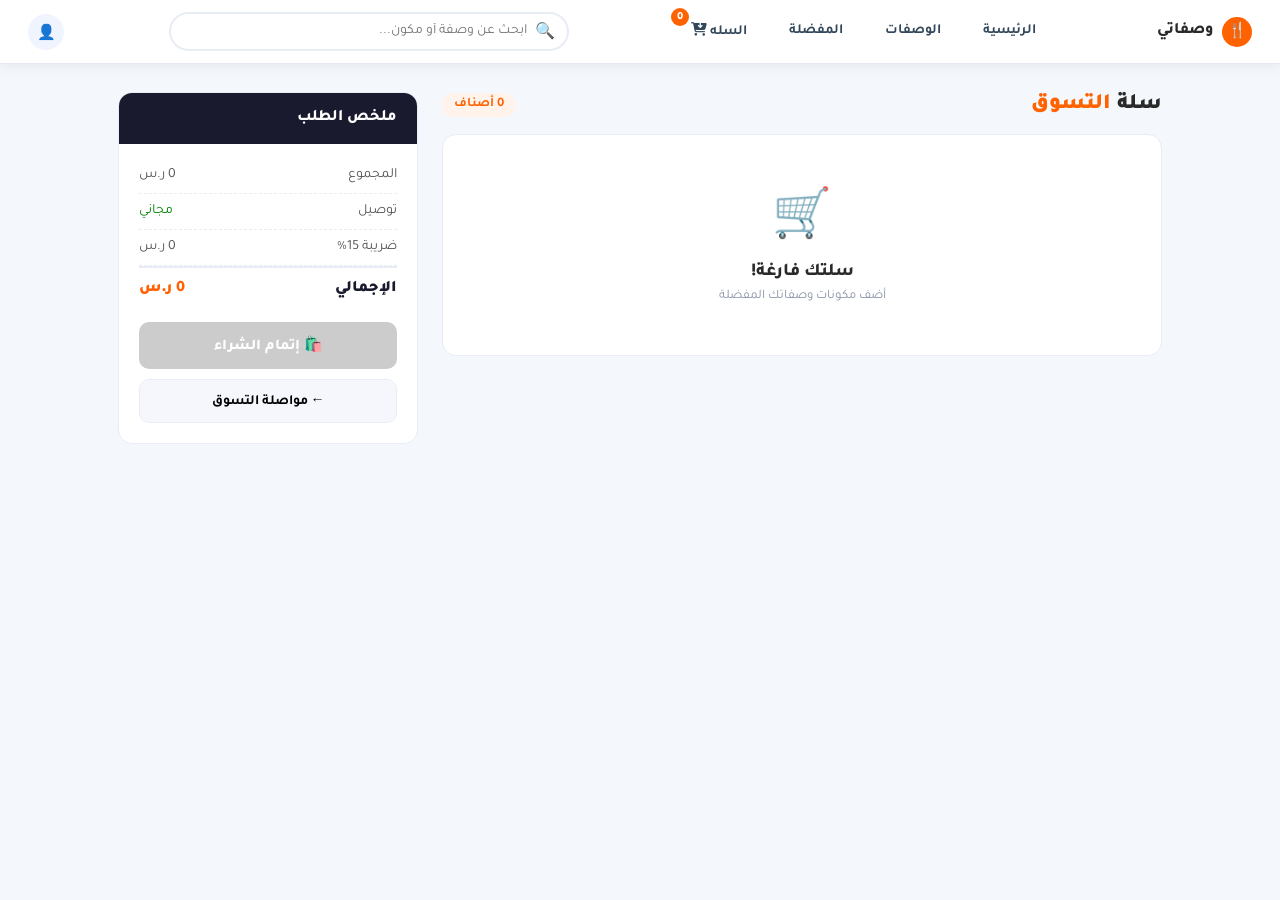
<file: Carts-pages/cart.html>
<!DOCTYPE html>
<html lang="ar" dir="rtl">
<head>
  <meta charset="UTF-8">
  <meta name="viewport" content="width=device-width, initial-scale=1.0">
  <title>cart</title>
  <link rel="stylesheet" href="style.css">
  <link rel="stylesheet" href="https://cdnjs.cloudflare.com/ajax/libs/font-awesome/6.5.1/css/all.min.css">
  <link href="https://fonts.googleapis.com/css2?family=Tajawal:wght@400;700;900&display=swap" rel="stylesheet" />
</head>
<body>

  <!-- الهيدر بتاعك الأصلي -->
  <header class="topbar">

    <div class="my-recipes">
      <span class="recipes-icon">🍴</span>
      <span class="recipes-text">وصفاتي</span>
    </div>

    <div class="topbar-right">
      <a href="../Home-page/Index.html">الرئيسية</a>
      <a href="../Recipes-page/recipes.html">الوصفات</a>
      <a href="../Favourite-Page/Favourite.html">المفضلة</a>
      <a href="./cart.html" class="cart-link">
  السله <i class="fa-solid fa-cart-arrow-down"></i>
  <span class="cart-badge" id="cart-count">0</span>
</a>
    </div>

    <div class="top-search">
      <input type="text" id="search" placeholder="ابحث عن وصفة أو مكون...">
      <span class="search-icon">🔍</span>
    </div>

    <div class="topbar-left">
      <a href="../Login-page/login.html">

        <button class="avatar-btn" aria-label="حساب المستخدم">👤</button>
      </a>
    </div>

  </header>

  <!-- السلة — لاحظ كلاس cart-layout مش layout -->
  <div class="cart-layout">

    <div class="cart-section">
      <div class="page-head">
        <h2>سلة <span>التسوق</span></h2>
        <span class="badge" id="count-badge">0 أصناف</span>
      </div>
      <div id="cart"></div>
    </div>

    <div class="summary">
      <div class="summary-head">
        <h3>ملخص الطلب</h3>
      </div>
      <div class="summary-body">
        <div class="row"><span>المجموع</span>    <span id="sub">0 ج.م</span></div>
        <div class="row"><span>توصيل</span>      <span id="del">0 ج.م</span></div>
        <div class="row"><span>ضريبة 15%</span>  <span id="tax">0 ج.م</span></div>
        <div class="row total"><span>الإجمالي</span><span id="tot">0 ج.م</span></div>
      </div>
      <div class="summary-footer">
        <button class="btn-buy" id="buy-btn">🛍️ إتمام الشراء</button>
        <a href="../Recipes-page/recipes.html"><button class="btn-back">← مواصلة التسوق</button></a>
        
      </div>
    </div>

  </div>

  <div class="toast" id="toast"></div>

  <script src="script.js"></script>
</body>
</html>
</file>
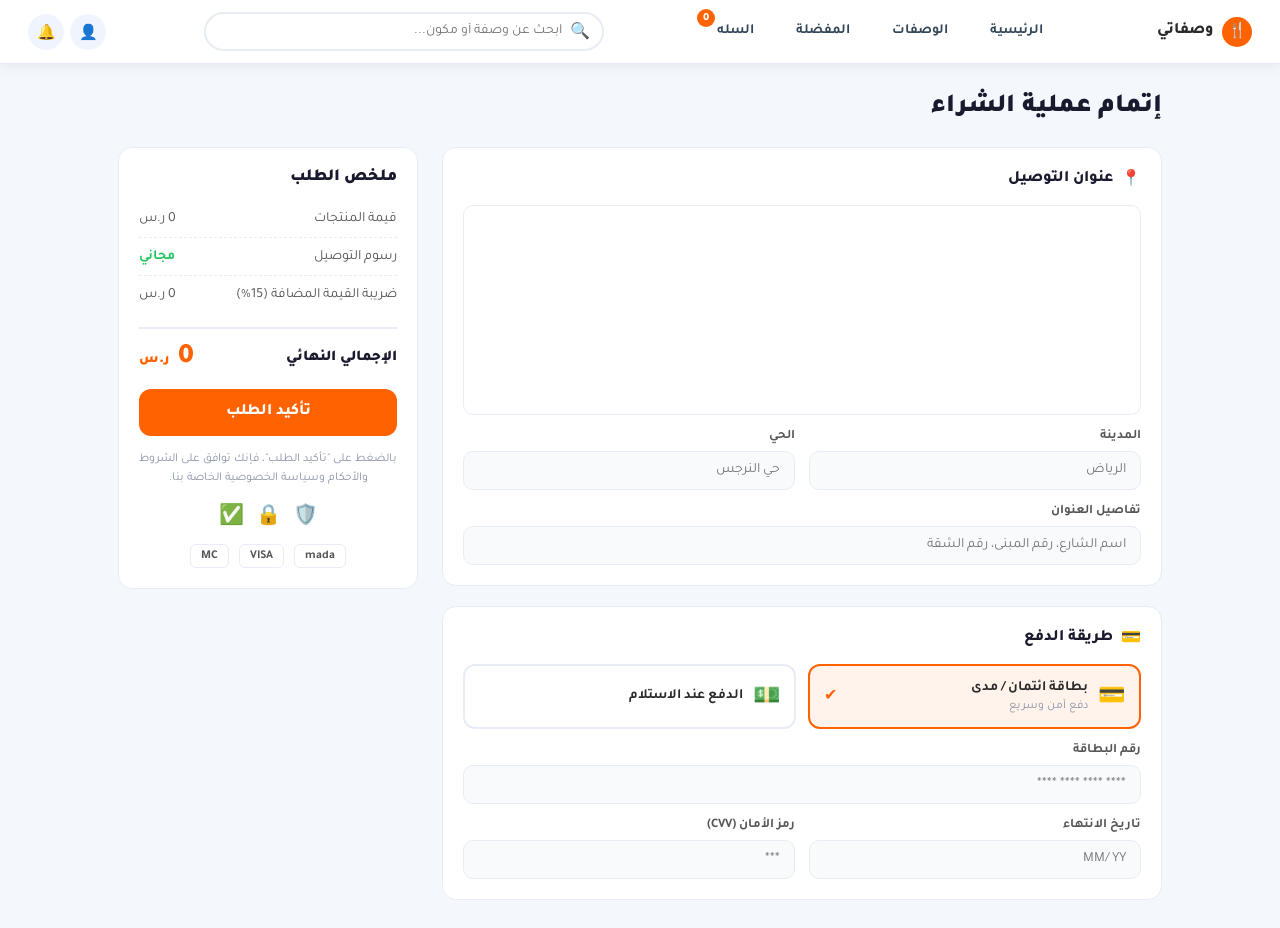
<file: Carts-pages/checkout.html>
<!DOCTYPE html>
<html lang="ar" dir="rtl">
<head>
  <meta charset="UTF-8" />
  <meta name="viewport" content="width=device-width, initial-scale=1.0" />
  <title>إتمام عملية الشراء</title>
  <link href="https://fonts.googleapis.com/css2?family=Tajawal:wght@400;700;900&display=swap" rel="stylesheet" />
  <link rel="stylesheet" href="checkoutStyle.css" />
</head>
<body>

  <!-- الهيدر -->
  <header class="topbar">
    <div class="my-recipes">
      <span class="recipes-icon">🍴</span>
      <span class="recipes-text">وصفاتي</span>
    </div>
    <div class="topbar-right">
      <a href="../Home-page/Index.html">الرئيسية</a>
      <a href="../Recipes-page/recipes.html">الوصفات</a>
      <a href="../Favourite-Page/Favourite.html">المفضلة</a>
  <a href="../cart.html" class="cart-link">
  السله <i class="fa-solid fa-cart-arrow-down"></i>
  <span class="cart-badge" id="cart-count">0</span>
</a>
    </div>
    <div class="top-search">
      <input type="text" placeholder="ابحث عن وصفة أو مكون..." />
      <span class="search-icon">🔍</span>
    </div>
    <div class="topbar-left">
      <button class="avatar-btn">👤</button>
      <button class="notif-btn">🔔</button>
    </div>
  </header>

  <!-- المحتوى -->
  <div class="page-wrapper">
    <h1 class="page-title">إتمام عملية الشراء</h1>

    <div class="checkout-layout">

      <!-- اليمين: التفاصيل -->
      <div class="checkout-main">

        <!-- عنوان التوصيل -->
        <div class="card">
          <div class="card-title">
            <span>📍</span> عنوان التوصيل
          </div>

          <div class="map-placeholder">
            <iframe
              src="https://www.google.com/maps/embed?pb=!1m18!1m12!1m3!1d3624.6!2d46.6753!3d24.7136!2m3!1f0!2f0!3f0!3m2!1i1024!2i768!4f13.1!3m3!1m2!1s0x0%3A0x0!2zMjTCsDQyJzQ5LjAiTiA0NsKwNDAnMzEuMSJF!5e0!3m2!1sar!2ssa!4v1234567890"
              width="100%" height="200" style="border:0;border-radius:10px;" allowfullscreen loading="lazy">
            </iframe>
          </div>

          <div class="fields-row">
            <div class="field">
              <label>المدينة</label>
              <input type="text" placeholder="الرياض" />
            </div>
            <div class="field">
              <label>الحي</label>
              <input type="text" placeholder="حي النرجس" />
            </div>
          </div>

          <div class="field">
            <label>تفاصيل العنوان</label>
            <input type="text" placeholder="اسم الشارع، رقم المبنى، رقم الشقة" />
          </div>
        </div>

        <!-- طريقة الدفع -->
        <div class="card">
          <div class="card-title">
            <span>💳</span> طريقة الدفع
          </div>

          <div class="pay-options">
            <div class="pay-option active" onclick="selectPay(this)">
              <span class="pay-icon">💳</span>
              <div>
                <div class="pay-name">بطاقة ائتمان / مدى</div>
                <div class="pay-sub">دفع آمن وسريع</div>
              </div>
              <span class="check">✔</span>
            </div>
            <div class="pay-option" onclick="selectPay(this)">
              <span class="pay-icon">💵</span>
              <div>
                <div class="pay-name">الدفع عند الاستلام</div>
                <!-- <div class="pay-sub">رسوم إضافية 15 ر.س</div> -->
              </div>
              <span class="check">✔</span>
            </div>
          </div>

          <div class="card-fields" id="card-fields">
            <div class="field">
              <label>رقم البطاقة</label>
              <input type="text" placeholder="**** **** **** ****" maxlength="19" id="card-num" />
            </div>
            <div class="fields-row">
              <div class="field">
                <label>تاريخ الانتهاء</label>
                <input type="text" placeholder="MM/YY" maxlength="5"  />
              </div>
              <div class="field">
                <label>رمز الأمان (CVV)</label>
                <input type="text" placeholder="***" maxlength="3" />
              </div>
            </div>
          </div>
        </div>

      </div>

      <!-- اليسار: ملخص الطلب -->
      <div class="checkout-summary">
        <div class="summary-card">
          <div class="summary-title">ملخص الطلب</div>

          <div class="summary-rows">
            <div class="s-row"><span>قيمة المنتجات</span><span id="products-total">0 ر.س</span></div>
            <div class="s-row"><span>رسوم التوصيل</span><span class="free" id="delivery-cost">مجاني</span></div>
            <div class="s-row"><span>ضريبة القيمة المضافة (15%)</span><span id="tax-total">0 ر.س</span></div>
          </div>

          <div class="s-total">
            <span>الإجمالي النهائي</span>
            <div>
              <span class="total-num" id="final-total">0</span>
              <span class="total-cur">ر.س</span>
            </div>
          </div>

          <button class="btn-confirm" onclick="confirmOrder()">تأكيد الطلب</button>

          <p class="terms">بالضغط على "تأكيد الطلب"، فإنك توافق على الشروط والأحكام وسياسة الخصوصية الخاصة بنا.</p>

          <div class="security-icons">
            <span>🛡️</span>
            <span>🔒</span>
            <span>✅</span>
          </div>

          <div class="pay-logos">
            <span>mada</span>
            <span>VISA</span>
            <span>MC</span>
          </div>
        </div>
      </div>

    </div>
  </div>

  <div class="toast" id="toast"></div>

  <script src="checkoutScript.js"></script>
</body>
</html>
</file>
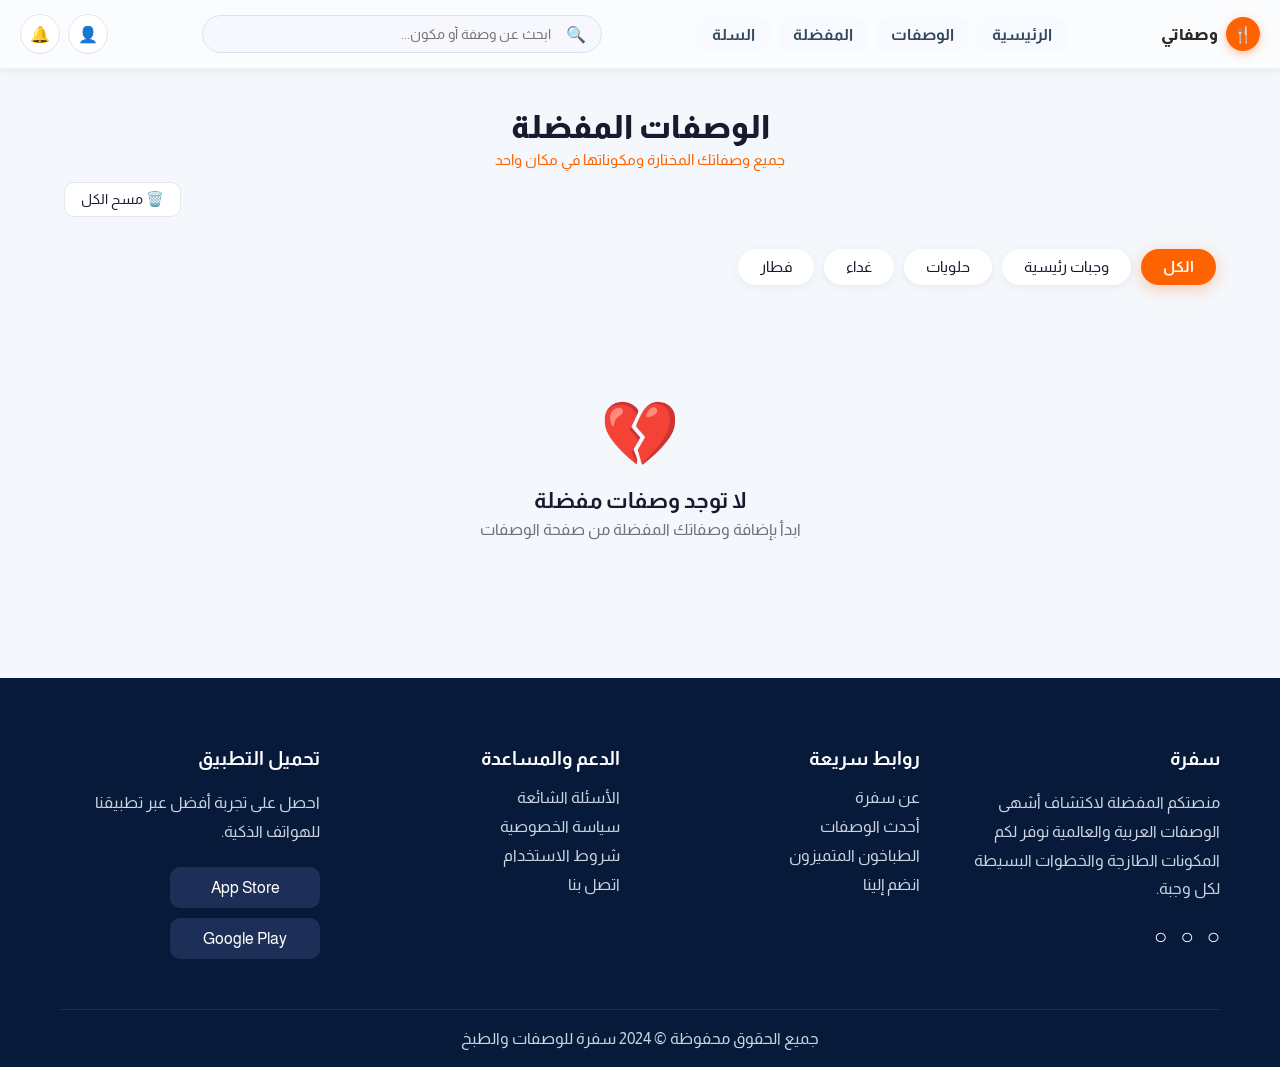
<file: Favourite-Page/Favourite.html>
<!DOCTYPE html>
<html lang="ar" dir="rtl">
<head>
  <meta charset="UTF-8" />
  <meta name="viewport" content="width=device-width, initial-scale=1.0" />
  <title>الوصفات المفضلة - سفرة</title>
  <link rel="stylesheet" href="favourite.css" />
</head>
<body>

  <header class="topbar">
    <div class="my-recipes">
      <span class="recipes-icon">🍴</span>
      <span class="recipes-text">وصفاتي</span>
    </div>
    <div class="topbar-right">
      <a href="../Home-page/Index.html">الرئيسية</a>
      <a href="../Recipes-page/recipes.html">الوصفات</a>
      <a href="../Favourite-Page/Favourite.html">المفضلة</a>
      <a href="../Carts-pages/cart.html">السلة</a>
    </div>
    <div class="top-search">
      <input type="text" placeholder="ابحث عن وصفة أو مكون...">
      <span class="search-icon">🔍</span>
    </div>
    <div class="topbar-left">
      <button class="avatar-btn">👤</button>
      <button class="notif-btn">🔔</button>
    </div>
  </header>

  <main class="favorites-main">
    <div class="favorites-header">
      <h1 class="favorites-title">الوصفات المفضلة</h1>
      <p class="favorites-subtitle">جميع وصفاتك المختارة ومكوناتها في مكان واحد</p>
      <button class="clear-all-btn" id="clearAllBtn">🗑️ مسح الكل</button>
    </div>

    <div class="filter-tabs">
      <button class="filter-btn active" data-filter="all">الكل</button>
      <button class="filter-btn" data-filter="dinner">وجبات رئيسية</button>
      <button class="filter-btn" data-filter="dessert">حلويات</button>
      <button class="filter-btn" data-filter="lunch">غداء</button>
      <button class="filter-btn" data-filter="breakfast">فطار</button>
    </div>

    <div class="empty-state" id="emptyState" style="display:none;">
      <div class="empty-icon">💔</div>
      <h3>لا توجد وصفات مفضلة</h3>
      <p>ابدأ بإضافة وصفاتك المفضلة من صفحة الوصفات</p>
    </div>

    <div class="recipes-grid" id="recipesGrid"></div>
  </main>

  <div class="modal-overlay" id="modalOverlay">
    <div class="modal">
      <div class="modal-icon">🗑️</div>
      <h2>هل أنت متأكد من مسح جميع الوصفات المفضلة؟</h2>
      <p>سيؤدي هذا الإجراء إلى إزالة جميع الوصفات من قائمتك المفضلة ولا يمكن التراجع عنه.</p>
      <button class="confirm-btn" id="confirmClearBtn">🗑️ نعم، امسح الكل</button>
      <button class="cancel-btn" id="cancelClearBtn">إلغاء</button>
    </div>
  </div>

  <div class="notification" id="notification"></div>

    <!-- footer -->

    <footer>
      <div class="footer-container">
        <div class="footer-col brand">
          <h3>سفرة</h3>

          <p>
            منصتكم المفضلة لاكتشاف أشهى الوصفات العربية والعالمية نوفر لكم
            المكونات الطازجة والخطوات البسيطة لكل وجبة.
          </p>

          <div class="social">
            <span>○</span>
            <span>○</span>
            <span>○</span>
          </div>
        </div>

        <div class="footer-col">
          <h3>روابط سريعة</h3>

          <ul>
            <li>عن سفرة</li>
            <li>أحدث الوصفات</li>
            <li>الطباخون المتميزون</li>
            <li>انضم إلينا</li>
          </ul>
        </div>

        <div class="footer-col">
          <h3>الدعم والمساعدة</h3>

          <ul>
            <li>الأسئلة الشائعة</li>
            <li>سياسة الخصوصية</li>
            <li>شروط الاستخدام</li>
            <li>اتصل بنا</li>
          </ul>
        </div>
        <div class="footer-col">
          <h3>تحميل التطبيق</h3>

          <p>احصل على تجربة أفضل عبر تطبيقنا للهواتف الذكية.</p>

          <div class="apps">
            <div class="app-btn">App Store</div>

            <div class="app-btn">Google Play</div>
          </div>
        </div>
      </div>

      <div class="copyright">جميع الحقوق محفوظة © 2024 سفرة للوصفات والطبخ</div>
    </footer>
    <!-- end footer -->

  <script src="favourite.js"></script>
</body>
</html>
</file>
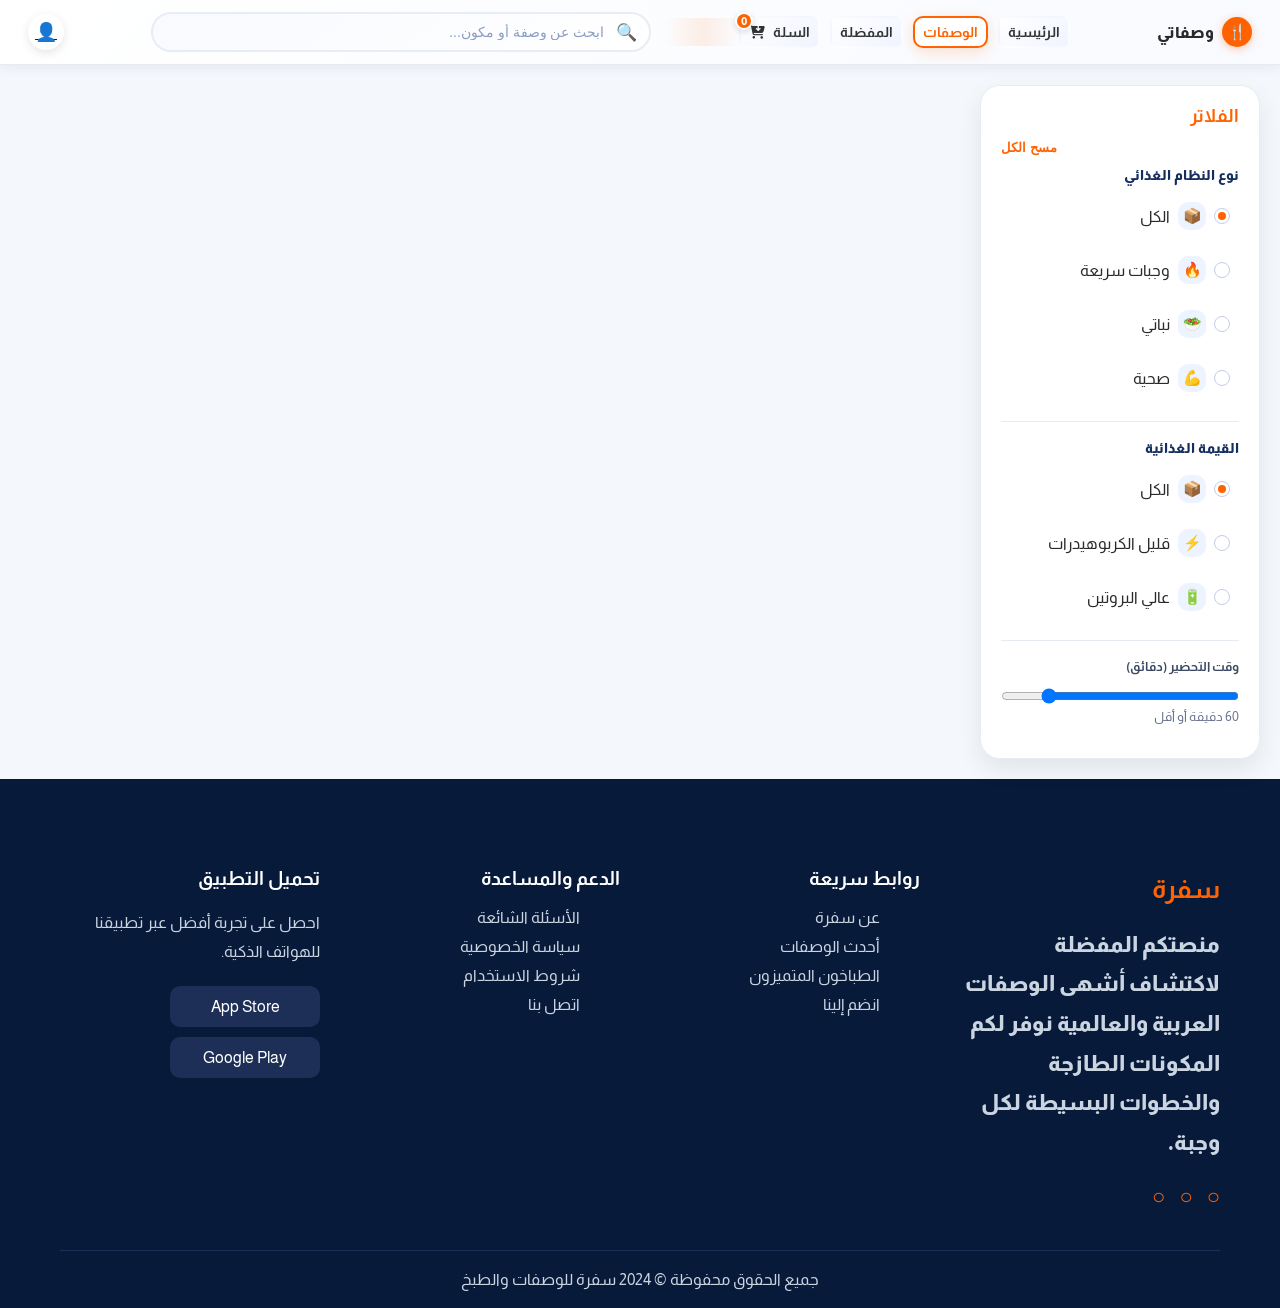
<file: Recipes-page/recipes.html>
<!DOCTYPE html>
<html>

<head>
<meta charset="UTF-8">
<title>Recipes</title>
<link rel="stylesheet" href="style.css">
<link rel="stylesheet" href="contanier.css">
  <link rel="stylesheet" href="https://cdnjs.cloudflare.com/ajax/libs/font-awesome/6.5.1/css/all.min.css">

</head>

<body dir="rtl" lang="ar">

<header class="topbar">

  <div class="my-recipes">
    <span class="recipes-icon">🍴</span>
    <span class="recipes-text">وصفاتي</span>
  </div>

  <div class="topbar-right">
    <a href="../Home-page/Index.html">الرئيسية</a>
    <a href="./recipes.html" class="active">الوصفات</a>
    <a href="../Favourite-Page/Favourite.html">المفضلة</a>
    <a href="../Carts-pages/cart.html" class="cart-link">
      السلة <i class="fa-solid fa-cart-arrow-down"></i>
      <span class="cart-badge" id="cart-count">0</span>
    </a>
  </div>

  <div class="top-search">
    <input type="text" id="search" placeholder="ابحث عن وصفة أو مكون...">
    <span class="search-icon">🔍</span>
  </div>

   <div class="topbar-left">
    <a href="../Login-page/login.html">
      <button class="avatar-btn" aria-label="حساب المستخدم">👤</button>
    </a>
    
  </div>
 
</header>

<div class="layout">

<div class="sidebar">

<h3>الفلاتر</h3>

<div class="sidebar-actions">
  <button id="clearFilters" class="clear-btn">مسح الكل</button>
</div>

<div class="filter-group">
  <div class="filter-heading">نوع النظام الغذائي</div>
  <label class="filter-item">
    <input type="radio" name="mealType" value="" checked>
    <span class="check"></span>
    <span class="filter-icon">📦</span>
    الكل
  </label>
  <label class="filter-item">
    <input type="radio" name="mealType" value="Breakfast">
    <span class="check"></span>
    <span class="filter-icon">🔥</span>
    وجبات سريعة
  </label>
  <label class="filter-item">
    <input type="radio" name="mealType" value="Lunch">
    <span class="check"></span>
    <span class="filter-icon">🥗</span>
    نباتي
  </label>
  <label class="filter-item">
    <input type="radio" name="mealType" value="Dinner">
    <span class="check"></span>
    <span class="filter-icon">💪</span>
    صحية
  </label>
</div>

<div class="filter-group">
  <div class="filter-heading">القيمة الغذائية</div>
  <label class="filter-item">
    <input type="radio" name="dietType" value="" checked>
    <span class="check"></span>
    <span class="filter-icon">📦</span>
    الكل
  </label>
  <label class="filter-item">
    <input type="radio" name="dietType" value="lowCarb">
    <span class="check"></span>
    <span class="filter-icon">⚡</span>
    قليل الكربوهيدرات
  </label>
  <label class="filter-item">
    <input type="radio" name="dietType" value="highProtein">
    <span class="check"></span>
    <span class="filter-icon">🔋</span>
    عالي البروتين
  </label>
</div>

<label class="filter-label">وقت التحضير (دقائق)</label>
<input type="range" id="timeFilter" min="5" max="60" value="50">
<div class="range-value"><span id="timeValue">60</span> دقيقة أو أقل</div>

</div>

<div class="content">
  <div id="resultsCount"></div>
  <div id="recipesContainer" class="recipes-container"></div>
   <div class="pagination" id="pagination"></div>
</div>

</div>


    <footer>
      <div class="footer-container">
        <div class="footer-col brand">
          <h3>سفرة</h3>

          <p>
            منصتكم المفضلة لاكتشاف أشهى الوصفات العربية والعالمية نوفر لكم
            المكونات الطازجة والخطوات البسيطة لكل وجبة.
          </p>

          <div class="social">
            <span>○</span>
            <span>○</span>
            <span>○</span>
          </div>
        </div>

        <div class="footer-col">
          <h3>روابط سريعة</h3>

          <ul>
            <li>عن سفرة</li>
            <li>أحدث الوصفات</li>
            <li>الطباخون المتميزون</li>
            <li>انضم إلينا</li>
          </ul>
        </div>

        <div class="footer-col">
          <h3>الدعم والمساعدة</h3>

          <ul>
            <li>الأسئلة الشائعة</li>
            <li>سياسة الخصوصية</li>
            <li>شروط الاستخدام</li>
            <li>اتصل بنا</li>
          </ul>
        </div>
        <div class="footer-col">
          <h3>تحميل التطبيق</h3>

          <p>احصل على تجربة أفضل عبر تطبيقنا للهواتف الذكية.</p>

          <div class="apps">
            <div class="app-btn">App Store</div>

            <div class="app-btn">Google Play</div>
          </div>
        </div>
      </div>

      <div class="copyright">جميع الحقوق محفوظة © 2024 سفرة للوصفات والطبخ</div>
    </footer>

  <div class="toast" id="toast"></div>

<script src="recipes.js"></script>

</body>
</html>
</file>
<file: Carts-pages/style.css>
@import url('https://fonts.googleapis.com/css2?family=Almarai:wght@300;400;700;800&display=swap');


* {
  box-sizing: border-box;
  margin: 0;
  padding: 0;
}

body {
  font-family: 'Tajawal', 'Almarai', sans-serif;
  background: #f4f7fb;
  color: #2a2a2a;
  direction: rtl;
}

.topbar {
  display: flex;
  justify-content: space-between;
  align-items: center;
  gap: 14px;
  padding: 12px 28px;
  background: white;
  border-bottom: 1px solid #e7eaf3;
  position: sticky;
  top: 0;
  z-index: 1000;
  box-shadow: 0 3px 12px rgba(0,0,0,0.06);
}

.my-recipes {
  display: flex;
  align-items: center;
  gap: 8px;
  font-weight: 800;
}

.recipes-icon {
  width: 30px;
  height: 30px;
  border-radius: 50%;
  background: #ff6200;
  color: white;
  display: flex;
  align-items: center;
  justify-content: center;
  font-size: 15px;
}

.recipes-text {
  font-size: 16px;
}

.topbar-right {
  display: flex;
  align-items: center;
  gap: 10px;
}

.topbar-right a {
  color: #33475b;
  font-weight: 700;
  text-decoration: none;
  padding: 8px 14px;
  border-radius: 10px;
  border: 2px solid transparent;
  font-size: 14px;
  transition: all 0.2s;
}

.topbar-right a:hover {
  color: #ff6200;
  border-color: #ff6200;
}

.topbar-right a.active {
  color: #ff6200;
  border-color: #ff6200;
}

.top-search {
  position: relative;
  flex: 1;
  max-width: 400px;
}

.top-search input {
  width: 100%;
  border: 2px solid #e8ecf4;
  border-radius: 50px;
  padding: 9px 40px 9px 16px;
  font-size: 14px;
  font-family: 'Tajawal', sans-serif;
  outline: none;
}

.top-search input:focus {
  border-color: #ff6200;
}

.top-search .search-icon {
  position: absolute;
  right: 14px;
  top: 50%;
  transform: translateY(-50%);
  font-size: 16px;
}

.topbar-left {
  display: flex;
  align-items: center;
  gap: 6px;
}

.avatar-btn,
.notif-btn {
  border: none;
  background: #f0f4ff;
  border-radius: 50%;
  width: 36px;
  height: 36px;
  cursor: pointer;
  font-size: 15px;
}

.avatar-btn:hover,
.notif-btn:hover {
  background: #ff6200;
  color: white;
}


.layout {
  display: flex;
  gap: 20px;
  padding: 20px;
  align-items: flex-start;
}

.sidebar {
  width: 280px;
  background: white;
  padding: 20px;
  border-radius: 20px;
  box-shadow: 0 10px 24px rgba(0,0,0,0.08);
  position: sticky;
  top: 75px;
  border: 1px solid #e8ecf4;
}

.filter-label {
  margin-top: 14px;
  font-size: 13px;
  font-weight: 700;
  color: #3d4a63;
  display: block;
  margin-bottom: 6px;
}



.cart-layout {
  display: flex;
  gap: 24px;
  padding: 28px;
  max-width: 1100px;
  margin: 0 auto;
  align-items: flex-start;
}

.cart-section {
  flex: 1;
}

.page-head {
  display: flex;
  justify-content: space-between;
  align-items: center;
  margin-bottom: 16px;
}

.page-head h2 {
  font-size: 22px;
  font-weight: 900;
}

.page-head h2 span {
  color: #ff6200;
}

.badge {
  background: #fff3ec;
  color: #ff6200;
  font-weight: 700;
  font-size: 13px;
  padding: 4px 12px;
  border-radius: 999px;
}

.recipe-card {
  background: white;
  border-radius: 14px;
  border: 1px solid #e8edf5;
  margin-bottom: 16px;
  overflow: hidden;
}

.recipe-title {
  display: flex;
  align-items: center;
  gap: 10px;
  padding: 14px 18px;
  background: #fff3ec;
  border-bottom: 1px solid #e8edf5;
  font-size: 15px;
  font-weight: 800;
}

.item {
  display: flex;
  align-items: center;
  gap: 12px;
  padding: 12px 18px;
  border-bottom: 1px solid #e8edf5;
}

.item:last-child {
  border-bottom: none;
}

.item:hover {
  background: #fafbff;
}

.item-icon {
  width: 42px;
  height: 42px;
  border-radius: 10px;
  background: #f5f7fc;
  border: 1px solid #e8edf5;
  display: flex;
  align-items: center;
  justify-content: center;
  font-size: 20px;
}

.item-info {
  flex: 1;
}

.item-info .name {
  font-weight: 700;
  font-size: 14px;
}

.item-info .sub {
  font-size: 12px;
  color: #8a93a8;
  margin-top: 2px;
}

.qty {
  display: flex;
  align-items: center;
  border: 1.5px solid #e8edf5;
  border-radius: 8px;
  overflow: hidden;
}

.qty button {
  width: 30px;
  height: 30px;
  border: none;
  background: white;
  cursor: pointer;
  font-size: 16px;
  font-weight: 700;
}

.qty button:hover {
  background: #ff6200;
  color: white;
}

.qty span {
  width: 28px;
  text-align: center;
  font-weight: 800;
  font-size: 14px;
}

.price {
  font-weight: 800;
  color: #ff6200;
  width: 65px;
  text-align: center;
  font-size: 14px;
}

.del-btn {
  width: 30px;
  height: 30px;
  border: none;
  background: #fff0f0;
  color: #e74c3c;
  border-radius: 7px;
  cursor: pointer;
  font-size: 14px;
}

.del-btn:hover {
  background: #e74c3c;
  color: white;
}

.empty {
  text-align: center;
  padding: 50px 20px;
  background: white;
  border-radius: 14px;
  border: 1px solid #e8edf5;
}

.empty .icon {
  font-size: 48px;
  display: block;
  margin-bottom: 10px;
}

.empty h3 {
  font-size: 18px;
  font-weight: 800;
  margin-bottom: 6px;
}

.empty p {
  color: #8a93a8;
  font-size: 13px;
}

.summary {
  width: 300px;
  background: white;
  border-radius: 14px;
  border: 1px solid #e8edf5;
  overflow: hidden;
  position: sticky;
  top: 70px;
}

.summary-head {
  padding: 16px 20px;
  background: #1a1a2e;
  color: white;
}

.summary-head h3 {
  font-size: 16px;
  font-weight: 800;
}

.summary-body {
  padding: 14px 20px;
}

.row {
  display: flex;
  justify-content: space-between;
  padding: 9px 0;
  font-size: 14px;
  color: #555;
  border-bottom: 1px dashed #e8edf5;
}

.row:last-child {
  border-bottom: none;
}

.row.total {
  font-size: 16px;
  font-weight: 900;
  color: #1a1a2e;
  padding-top: 12px;
  border-top: 2px solid #e8edf5;
}

.row.total span:last-child {
  color: #ff6200;
}

.summary-footer {
  padding: 0 20px 20px;
  display: flex;
  flex-direction: column;
  gap: 10px;
}

.btn-buy {
  width: 100%;
  padding: 13px;
  background: #ff6200;
  color: white;
  border: none;
  border-radius: 10px;
  font-size: 15px;
  font-weight: 800;
  font-family: 'Tajawal', sans-serif;
  cursor: pointer;
}

.btn-buy:hover {
  background: #e55a00;
}

.btn-buy:disabled {
  background: #ccc;
  cursor: not-allowed;
}

.btn-back {
  width: 100%;
  padding: 11px;
  background: #f5f7fc;
  border: 1.5px solid #e8edf5;
  border-radius: 10px;
  font-size: 14px;
  font-weight: 700;
  font-family: 'Tajawal', sans-serif;
  cursor: pointer;
}

.btn-back:hover {
  border-color: #ff6200;
  color: #ff6200;
}

.toast {
  position: fixed;
  bottom: 24px;
  left: 50%;
  transform: translateX(-50%) translateY(80px);
  background: #1a1a2e;
  color: white;
  padding: 10px 22px;
  border-radius: 999px;
  font-size: 14px;
  font-weight: 600;
  transition: transform 0.3s ease;
  z-index: 999;
  pointer-events: none;
}
.cart-link {
  position: relative;
}

.cart-badge {
  position: absolute;
  top: -6px;
  left: -6px;
  background: #ff6200;
  color: white;
  font-size: 11px;
  font-weight: 900;
  width: 18px;
  height: 18px;
  border-radius: 50%;
  display: flex;
  align-items: center;
  justify-content: center;
}

.toast.show {
  transform: translateX(-50%) translateY(0);
}
</file>
<file: Carts-pages/checkoutStyle.css>
* {
  box-sizing: border-box;
  margin: 0;
  padding: 0;
}

body {
  font-family: 'Tajawal', sans-serif;
  background: #f4f7fb;
  color: #2a2a2a;
  direction: rtl;
}

.topbar {
  display: flex;
  justify-content: space-between;
  align-items: center;
  gap: 14px;
  padding: 12px 28px;
  background: white;
  border-bottom: 1px solid #e7eaf3;
  position: sticky;
  top: 0;
  z-index: 1000;
  box-shadow: 0 3px 12px rgba(0,0,0,0.06);
}

.my-recipes {
  display: flex;
  align-items: center;
  gap: 8px;
  font-weight: 800;
}

.recipes-icon {
  width: 30px;
  height: 30px;
  border-radius: 50%;
  background: #ff6200;
  color: white;
  display: flex;
  align-items: center;
  justify-content: center;
  font-size: 15px;
}

.recipes-text { font-size: 16px; }

.topbar-right {
  display: flex;
  align-items: center;
  gap: 10px;
}

.topbar-right a {
  color: #33475b;
  font-weight: 700;
  text-decoration: none;
  padding: 8px 14px;
  border-radius: 10px;
  border: 2px solid transparent;
  font-size: 14px;
  transition: all 0.2s;
}

.topbar-right a:hover,
.topbar-right a.active {
  color: #ff6200;
  border-color: #ff6200;
}

.top-search {
  position: relative;
  flex: 1;
  max-width: 400px;
}

.top-search input {
  width: 100%;
  border: 2px solid #e8ecf4;
  border-radius: 50px;
  padding: 9px 40px 9px 16px;
  font-size: 14px;
  font-family: 'Tajawal', sans-serif;
  outline: none;
}

.top-search input:focus { border-color: #ff6200; }

.top-search .search-icon {
  position: absolute;
  right: 14px;
  top: 50%;
  transform: translateY(-50%);
}

.topbar-left { display: flex; gap: 6px; }

.avatar-btn, .notif-btn {
  border: none;
  background: #f0f4ff;
  border-radius: 50%;
  width: 36px;
  height: 36px;
  cursor: pointer;
  font-size: 15px;
}

.avatar-btn:hover, .notif-btn:hover {
  background: #ff6200;
  color: white;
}

.page-wrapper {
  max-width: 1100px;
  margin: 0 auto;
  padding: 28px;
}

.page-title {
  font-size: 26px;
  font-weight: 900;
  margin-bottom: 24px;
  color: #1a1a2e;
}

.checkout-layout {
  display: flex;
  gap: 24px;
  align-items: flex-start;
}

.checkout-main {
  flex: 1;
  display: flex;
  flex-direction: column;
  gap: 20px;
}

.checkout-summary {
  width: 300px;
  position: sticky;
  top: 80px;
}

.card {
  background: white;
  border-radius: 14px;
  border: 1px solid #e8edf5;
  padding: 20px;
  display: flex;
  flex-direction: column;
  gap: 14px;
}

.card-title {
  font-size: 16px;
  font-weight: 800;
  color: #1a1a2e;
  display: flex;
  align-items: center;
  gap: 8px;
}

.map-placeholder {
  border-radius: 10px;
  overflow: hidden;
  border: 1px solid #e8edf5;
}

.fields-row {
  display: flex;
  gap: 14px;
}

.fields-row .field { flex: 1; }

.field {
  display: flex;
  flex-direction: column;
  gap: 6px;
}

.field label {
  font-size: 13px;
  font-weight: 700;
  color: #555;
}

.field input {
  border: 1.5px solid #e8edf5;
  border-radius: 10px;
  padding: 10px 14px;
  font-size: 14px;
  font-family: 'Tajawal', sans-serif;
  outline: none;
  background: #f9fafb;
  color: #2a2a2a;
}

.field input:focus { border-color: #ff6200; background: white; }

.pay-options {
  display: flex;
  gap: 12px;
}

.pay-option {
  flex: 1;
  display: flex;
  align-items: center;
  gap: 10px;
  padding: 14px;
  border: 2px solid #e8edf5;
  border-radius: 12px;
  cursor: pointer;
  transition: all 0.2s;
}

.pay-option:hover { border-color: #ff6200; }

.pay-option.active {
  border-color: #ff6200;
  background: #fff3ec;
}

.pay-icon { font-size: 22px; }

.pay-name { font-weight: 700; font-size: 14px; }
.pay-sub  { font-size: 12px; color: #8a93a8; margin-top: 2px; }

.check {
  margin-right: auto;
  color: #ff6200;
  font-size: 16px;
  opacity: 0;
}

.pay-option.active .check { opacity: 1; }

.card-fields {
  display: flex;
  flex-direction: column;
  gap: 14px;
}

/* ── ملخص الطلب ── */
.summary-card {
  background: white;
  border-radius: 14px;
  border: 1px solid #e8edf5;
  padding: 20px;
  display: flex;
  flex-direction: column;
  gap: 14px;
}

.summary-title {
  font-size: 17px;
  font-weight: 900;
  color: #1a1a2e;
}

.summary-rows {
  display: flex;
  flex-direction: column;
  gap: 2px;
}

.s-row {
  display: flex;
  justify-content: space-between;
  padding: 9px 0;
  font-size: 14px;
  color: #555;
  border-bottom: 1px dashed #e8edf5;
}

.s-row:last-child { border-bottom: none; }

.free { color: #22c55e; font-weight: 700; }

.s-total {
  display: flex;
  justify-content: space-between;
  align-items: center;
  padding-top: 12px;
  border-top: 2px solid #e8edf5;
  font-weight: 900;
  font-size: 15px;
  color: #1a1a2e;
}

.total-num {
  font-size: 28px;
  font-weight: 900;
  color: #ff6200;
}

.total-cur {
  font-size: 14px;
  color: #ff6200;
  margin-right: 4px;
}

.btn-confirm {
  width: 100%;
  padding: 14px;
  background: #ff6200;
  color: white;
  border: none;
  border-radius: 12px;
  font-size: 16px;
  font-weight: 800;
  font-family: 'Tajawal', sans-serif;
  cursor: pointer;
  transition: background 0.2s;
}

.btn-confirm:hover { background: #e55a00; }

.terms {
  font-size: 12px;
  color: #8a93a8;
  text-align: center;
  line-height: 1.6;
}

.security-icons {
  display: flex;
  justify-content: center;
  gap: 12px;
  font-size: 20px;
}

.pay-logos {
  display: flex;
  justify-content: center;
  gap: 10px;
}

.pay-logos span {
  border: 1px solid #e8edf5;
  border-radius: 6px;
  padding: 4px 10px;
  font-size: 12px;
  font-weight: 700;
  color: #555;
}

.toast {
  position: fixed;
  bottom: 24px;
  left: 50%;
  transform: translateX(-50%) translateY(80px);
  background: #1a1a2e;
  color: white;
  padding: 10px 22px;
  border-radius: 999px;
  font-size: 14px;
  font-weight: 600;
  transition: transform 0.3s ease;
  z-index: 999;
  pointer-events: none;
}

.cart-link {
  position: relative;
}

.cart-badge {
  position: absolute;
  top: -6px;
  left: -6px;
  background: #ff6200;
  color: white;
  font-size: 11px;
  font-weight: 900;
  width: 18px;
  height: 18px;
  border-radius: 50%;
  display: flex;
  align-items: center;
  justify-content: center;
}

.toast.show { transform: translateX(-50%) translateY(0); }

@media (max-width: 750px) {
  .checkout-layout { flex-direction: column; }
  .checkout-summary { width: 100%; position: static; }
  .pay-options { flex-direction: column; }
  .fields-row { flex-direction: column; }
}
</file>
<file: Favourite-Page/favourite.css>
@import url('https://fonts.googleapis.com/css2?family=Almarai:wght@300;400;700;800&display=swap');

* {
  box-sizing: border-box;
  margin: 0;
  padding: 0;
}

body {
  font-family: 'Almarai', 'Segoe UI', Tahoma, sans-serif;
  background: #f4f7fb;
  color: #2a2a2a;
  direction: rtl;
}

/* ===== Navbar ===== */
.topbar {
  display: flex;
  justify-content: space-between;
  align-items: center;
  gap: 12px;
  padding: 14px 20px;
  background: #ffffff9b;
  border-bottom: 1px solid #e7eaf381;
  position: sticky;
  top: 0;
  z-index: 100;
  box-shadow: 0 2px 8px rgba(0,0,0,0.07);
  backdrop-filter: blur(10px);
}

.my-recipes {
  display: flex;
  align-items: center;
  gap: 8px;
  font-weight: 800;
  color: #2a2a2a;
}

.recipes-icon {
  width: 34px;
  height: 34px;
  border-radius: 50%;
  background: #ff6200;
  color: white;
  display: flex;
  align-items: center;
  justify-content: center;
  font-size: 16px;
  box-shadow: 0 3px 10px rgba(255,98,0,.35);
}

.recipes-text { font-size: 16px; }

.topbar-right {
  display: flex;
  align-items: center;
  gap: 8px;
}

.topbar-right a {
  color: #33475b;
  font-weight: 700;
  text-decoration: none;
  padding: 7px 14px;
  border-radius: 8px;
  border: 1px solid transparent;
  background-color: #f8faff;
  transition: all 0.25s ease;
}

.topbar-right a:hover {
  color: #ffffff;
  background: #ff6200;
  border-color: #ff6200;
}

.top-search {
  position: relative;
  width: min(400px, 100%);
}

.top-search input {
  width: 100%;
  border: 1px solid #dde1ed;
  border-radius: 999px;
  padding: 10px 50px 10px 14px;
  font-size: 14px;
  background: #f6f8fd;
  outline: none;
  font-family: inherit;
}

.top-search input:focus {
  border-color: #ff6200;
  box-shadow: 0 0 0 3px rgba(255,98,0,.15);
}

.search-icon {
  position: absolute;
  right: 16px;
  top: 50%;
  transform: translateY(-50%);
}

.topbar-left {
  display: flex;
  align-items: center;
  gap: 8px;
}

.avatar-btn, .notif-btn {
  border: 1px solid #dee4f2;
  background: #fff;
  border-radius: 50%;
  width: 40px;
  height: 40px;
  cursor: pointer;
  font-size: 16px;
  transition: transform 0.2s ease;
}

.avatar-btn:hover, .notif-btn:hover {
  transform: scale(1.15);
}

/* ===== Main ===== */
:root {
  --primary: #ff6200;
  --primary-light: #ff8c42;
  --primary-bg: #fff5f0;
  --text-dark: #1a1a2e;
  --text-gray: #6b7280;
  --white: #ffffff;
  --card-shadow: 0 4px 20px rgba(0,0,0,0.08);
  --card-hover-shadow: 0 12px 40px rgba(255,98,0,0.18);
  --radius: 16px;
  --radius-sm: 10px;
  --transition: 0.3s ease;
}

.favorites-main {
  max-width: 1200px;
  margin: 0 auto;
  padding: 40px 24px 60px;
}

.favorites-header {
  display: flex;
  flex-direction: column;
  align-items: flex-end;
  margin-bottom: 32px;
  gap: 6px;
}

.favorites-title {
  font-size: 2rem;
  font-weight: 800;
  color: var(--text-dark);
  align-self: center;
}

.favorites-subtitle {
  color: var(--primary);
  font-size: 0.95rem;
  align-self: center;
  margin-bottom: 8px;
}

.clear-all-btn {
  display: flex;
  align-items: center;
  gap: 6px;
  background: var(--white);
  border: 1.5px solid #e5e7eb;
  color: var(--text-dark);
  font-size: 0.9rem;
  padding: 8px 16px;
  border-radius: var(--radius-sm);
  cursor: pointer;
  transition: var(--transition);
  font-family: inherit;
  align-self: flex-end;
}

.clear-all-btn:hover {
  border-color: var(--primary);
  color: var(--primary);
  background: var(--primary-bg);
}

.filter-tabs {
  display: flex;
  gap: 10px;
  flex-wrap: wrap;
  margin-bottom: 32px;
}

.filter-btn {
  padding: 10px 22px;
  border-radius: 50px;
  border: none;
  background: var(--white);
  color: var(--text-dark);
  font-size: 0.92rem;
  font-family: inherit;
  cursor: pointer;
  transition: var(--transition);
  font-weight: 500;
  box-shadow: 0 2px 8px rgba(0,0,0,0.06);
}

.filter-btn:hover {
  background: var(--primary-bg);
  color: var(--primary);
}

.filter-btn.active {
  background: var(--primary);
  color: var(--white);
  font-weight: 700;
  box-shadow: 0 4px 15px rgba(255,98,0,0.3);
}

.recipes-grid {
  display: grid;
  grid-template-columns: repeat(auto-fill, minmax(300px, 1fr));
  gap: 24px;
}

.recipe-card {
  background: var(--white);
  border-radius: var(--radius);
  overflow: hidden;
  box-shadow: var(--card-shadow);
  transition: transform var(--transition), box-shadow var(--transition);
  animation: fadeInUp 0.4s ease both;
}

.recipe-card:hover {
  transform: translateY(-6px);
  box-shadow: var(--card-hover-shadow);
}

@keyframes fadeInUp {
  from { opacity: 0; transform: translateY(20px); }
  to   { opacity: 1; transform: translateY(0); }
}

.card-image-wrapper {
  position: relative;
  height: 220px;
  overflow: hidden;
}

.card-image-wrapper img {
  width: 100%;
  height: 100%;
  object-fit: cover;
  transition: transform 0.4s ease;
}

.recipe-card:hover .card-image-wrapper img {
  transform: scale(1.05);
}

.heart-btn {
  position: absolute;
  top: 12px;
  right: 12px;
  width: 40px;
  height: 40px;
  border-radius: 50%;
  background: var(--white);
  border: none;
  display: flex;
  align-items: center;
  justify-content: center;
  font-size: 1.1rem;
  cursor: pointer;
  box-shadow: 0 2px 10px rgba(0,0,0,0.15);
  transition: transform var(--transition);
  z-index: 2;
}

.heart-btn:hover {
  transform: scale(1.15);
  background: #ffe4e4;
}

.rating-badge {
  position: absolute;
  bottom: 10px;
  left: 10px;
  background: rgba(0,0,0,0.65);
  color: #ffd700;
  font-size: 0.8rem;
  padding: 4px 10px;
  border-radius: 20px;
  backdrop-filter: blur(4px);
}

.card-body { padding: 16px; }

.card-name {
  font-size: 1.05rem;
  font-weight: 700;
  color: var(--text-dark);
  margin-bottom: 10px;
  text-align: center;
}

.card-meta {
  display: flex;
  justify-content: space-between;
  align-items: center;
}

.card-price {
  font-size: 1rem;
  font-weight: 700;
  color: var(--primary);
}

.card-time {
  font-size: 0.82rem;
  color: var(--text-gray);
}

.view-btn {
  display: block;
  width: 100%;
  margin-top: 12px;
  padding: 10px;
  background: var(--primary-bg);
  color: var(--primary);
  border: none;
  border-radius: var(--radius-sm);
  font-size: 0.9rem;
  font-family: inherit;
  font-weight: 600;
  cursor: pointer;
  transition: var(--transition);
  text-align: center;
}

.view-btn:hover {
  background: var(--primary);
  color: var(--white);
}

.empty-state {
  text-align: center;
  padding: 80px 20px;
}

.empty-icon {
  font-size: 4rem;
  margin-bottom: 16px;
}

.empty-state h3 {
  font-size: 1.4rem;
  color: var(--text-dark);
  margin-bottom: 8px;
}

.empty-state p {
  color: var(--text-gray);
}

.modal-overlay {
  display: none;
  position: fixed;
  inset: 0;
  background: rgba(0,0,0,0.55);
  z-index: 1000;
  align-items: center;
  justify-content: center;
  backdrop-filter: blur(3px);
}

.modal-overlay.show {
  display: flex;
  animation: fadeIn 0.2s ease;
}

@keyframes fadeIn {
  from { opacity: 0; }
  to   { opacity: 1; }
}

.modal {
  background: var(--white);
  border-radius: 20px;
  padding: 40px 32px;
  max-width: 380px;
  width: 90%;
  text-align: center;
  animation: slideUp 0.3s ease;
}

@keyframes slideUp {
  from { transform: translateY(30px); opacity: 0; }
  to   { transform: translateY(0); opacity: 1; }
}

.modal-icon {
  font-size: 2.5rem;
  background: #fff0ec;
  width: 70px;
  height: 70px;
  border-radius: 50%;
  display: flex;
  align-items: center;
  justify-content: center;
  margin: 0 auto 20px;
}

.modal h2 {
  font-size: 1.1rem;
  font-weight: 700;
  color: var(--text-dark);
  margin-bottom: 12px;
  line-height: 1.5;
}

.modal p {
  font-size: 0.88rem;
  color: var(--text-gray);
  margin-bottom: 28px;
  line-height: 1.7;
}

.confirm-btn {
  display: block;
  width: 100%;
  padding: 14px;
  background: var(--primary);
  color: var(--white);
  border: none;
  border-radius: var(--radius-sm);
  font-size: 0.95rem;
  font-family: inherit;
  font-weight: 700;
  cursor: pointer;
  margin-bottom: 10px;
  transition: var(--transition);
}

.confirm-btn:hover { background: var(--primary-light); }

.cancel-btn {
  display: block;
  width: 100%;
  padding: 13px;
  background: #f3f4f6;
  color: var(--text-dark);
  border: none;
  border-radius: var(--radius-sm);
  font-size: 0.95rem;
  font-family: inherit;
  font-weight: 600;
  cursor: pointer;
  transition: var(--transition);
}

.cancel-btn:hover { background: #e5e7eb; }

.notification {
  position: fixed;
  bottom: 30px;
  left: 50%;
  transform: translateX(-50%) translateY(80px);
  background: var(--text-dark);
  color: var(--white);
  padding: 12px 28px;
  border-radius: 50px;
  font-size: 0.9rem;
  font-weight: 500;
  z-index: 2000;
  transition: transform 0.3s ease, opacity 0.3s ease;
  opacity: 0;
  white-space: nowrap;
}

.notification.show {
  transform: translateX(-50%) translateY(0);
  opacity: 1;
}

@media (max-width: 768px) {
  .topbar { flex-wrap: wrap; }
  .favorites-title { font-size: 1.5rem; }
  .recipes-grid { grid-template-columns: repeat(auto-fill, minmax(250px, 1fr)); gap: 16px; }
  .favorites-main { padding: 24px 16px 40px; }
}

@media (max-width: 480px) {
  .recipes-grid { grid-template-columns: 1fr; }
  .filter-tabs { gap: 8px; }
  .filter-btn { padding: 8px 16px; font-size: 0.85rem; }
}
/* footer */

footer {
  background: #081a3a;
  color: white;
  padding: 70px 60px 20px;
}

.footer-container {
  display: grid;
  grid-template-columns: repeat(4, 1fr);
  gap: 40px;
}

.footer-col h3 {
  margin-bottom: 20px;
}

.footer-col p {
  line-height: 1.8;
  color: #cbd5e1;
}

.footer-col ul {
  list-style: none;
}

.footer-col ul li {
  margin-bottom: 12px;
  color: #cbd5e1;
}

.social {
  margin-top: 20px;
}

.social span {
  margin-left: 10px;
  font-size: 22px;
}

.apps {
  margin-top: 20px;
}

.app-btn {
  background: #1e2f57;
  padding: 12px;
  border-radius: 10px;
  margin-bottom: 10px;
  width: 150px;
  text-align: center;
}

.copyright {
  margin-top: 40px;
  text-align: center;
  border-top: 1px solid #1e2f57;
  padding-top: 20px;
  color: #cbd5e1;
}

/* ===== التحسينات الجديدة ===== */

/* عداد الوصفات */
.counter-badge {
  display: inline-flex;
  align-items: center;
  justify-content: center;
  background: var(--primary);
  color: white;
  font-size: 0.85rem;
  font-weight: 800;
  width: 32px;
  height: 32px;
  border-radius: 50%;
  margin-right: 8px;
  animation: popIn 0.3s ease;
}

@keyframes popIn {
  from { transform: scale(0); }
  to   { transform: scale(1); }
}

/* أنيميشن الإزالة */
.recipe-card.removing {
  animation: removeCard 0.4s ease forwards;
}

@keyframes removeCard {
  0%   { transform: scale(1); opacity: 1; }
  50%  { transform: scale(1.05); opacity: 0.5; }
  100% { transform: scale(0.8); opacity: 0; }
}

/* وصف الوصفة */
.card-desc {
  font-size: 0.8rem;
  color: var(--text-gray);
  margin-bottom: 10px;
  line-height: 1.5;
  text-align: center;
}

/* المعلومات الغذائية */
.card-nutrients {
  display: flex;
  justify-content: space-between;
  background: #f8faff;
  border-radius: 8px;
  padding: 8px 10px;
  margin-bottom: 10px;
}

.card-nutrients span {
  font-size: 0.75rem;
  color: var(--text-gray);
  font-weight: 600;
}

/* badge الصعوبة */
.difficulty-badge {
  position: absolute;
  top: 12px;
  left: 12px;
  color: white;
  font-size: 0.75rem;
  font-weight: 700;
  padding: 4px 10px;
  border-radius: 20px;
  z-index: 2;
}

/* ===== Shimmer Loading ===== */
.shimmer-card {
  background: white;
  border-radius: var(--radius);
  overflow: hidden;
  box-shadow: var(--card-shadow);
}

.shimmer-img {
  height: 220px;
  background: linear-gradient(90deg, #e5e8f1 25%, #f3f5fb 50%, #e5e8f1 75%);
  background-size: 200% 100%;
  animation: shimmer 1.2s infinite;
}

.shimmer-line {
  height: 16px;
  border-radius: 8px;
  margin: 12px 16px;
  background: linear-gradient(90deg, #e5e8f1 25%, #f3f5fb 50%, #e5e8f1 75%);
  background-size: 200% 100%;
  animation: shimmer 1.2s infinite;
}

.shimmer-line.short { width: 60%; }
.shimmer-line.shorter { width: 40%; }

@keyframes shimmer {
  from { background-position: 200% 0; }
  to   { background-position: -200% 0; }
}

/* ===== نبضة القلب ===== */
@keyframes heartBeat {
  0%   { transform: scale(1); }
  25%  { transform: scale(1.4); }
  50%  { transform: scale(1); }
  75%  { transform: scale(1.2); }
  100% { transform: scale(1); }
}

.heart-btn.beating {
  animation: heartBeat 0.5s ease;
}

/* ===== فلتر أنيميشن ===== */
.recipes-grid.filter-transition {
  animation: filterFade 0.3s ease;
}

@keyframes filterFade {
  from { opacity: 0; transform: translateY(10px); }
  to   { opacity: 1; transform: translateY(0); }
}
</file>
<file: Recipes-page/style.css>
@import url('https://fonts.googleapis.com/css2?family=Almarai:wght@300;400;700;800&display=swap');

*{
  box-sizing:border-box;
}

body{
  font-family: 'Sultan', 'Almarai', 'Tajawal', 'Segoe UI', Tahoma, Geneva, Verdana, sans-serif;
  margin:0;
  background:#f4f7fb;
  color:#2a2a2a;
}

.topbar{
  display:flex;
  justify-content:space-between;
  align-items:center;
  gap:14px;
  padding:12px 28px;
  background:linear-gradient(135deg, rgba(255,255,255,0.95) 0%, rgba(248,250,255,0.95) 100%);
  border-bottom:1px solid #e7eaf3;
  position:sticky;
  top:0;
  z-index:1000;
  box-shadow:0 3px 12px rgba(0,0,0,0.06);
  backdrop-filter: blur(10px);
  -webkit-backdrop-filter: blur(10px);
}


/* ===============cart link============================ */

.topbar-right a.cart-link {
    overflow: visible !important;
    display: inline-flex;
    align-items: center;
    gap: 8px;
    position: relative;
}


.cart-badge {
    position: absolute;
    top: -8px;    
    left: -8px;   
    background: #ff6200; 
    color: white;
    font-size: 11px;
    font-weight: 800;
    width: 20px;
    height: 20px;
    border-radius: 50%;
    display: flex;
    align-items: center;
    justify-content: center;
    border: 2px solid #ffffff; 
    box-shadow: 0 2px 6px rgba(0,0,0,0.15);
    z-index: 10;
}


.brand{
  font-size:22px;
  font-weight:800;
  color:#ff6200;
}

.main-nav{
  display:flex;
  gap:18px;
}

.main-nav a{
  color:#515a6e;
  text-decoration:none;
  font-weight:800;
  line-height:1.2;
}

.main-nav a:hover{
  color:#ff6200;
}

.top-search{
  position:relative;
  width:min(400px, 100%);
  flex:1;
  max-width:500px;
}

.top-search input{
  width:100%;
  border:2px solid #e8ecf4;
  border-radius:50px;
  padding:10px 45px 10px 16px;
  font-size:14px;
  background:linear-gradient(145deg, #f8faff, #ffffff);
  transition:all 0.3s ease;
  color:#33475b;
  font-weight:500;
}

.top-search input:focus{
  background:white;
  border-color:#ff6200;
  box-shadow:0 0 0 3px rgba(255,98,0,.15);
  outline:none;
}

.top-search input::placeholder{
  color:#8b9dc3;
}

.top-search .search-icon{
  position:absolute;
  right:14px;
  top:50%;
  transform:translateY(-50%);
  color:#ff6200;
  font-size:17px;
  transition:all 0.3s ease;
}

.top-search input:focus + .search-icon{
  transform:translateY(-50%) scale(1.1);
}

.topbar-left{
  display:flex;
  align-items:center;
  gap:4px;
}

.topbar-right{
  display:flex;
  align-items:center;
  gap:10px;
}

.topbar-right a{
  color:#33475b;
  font-weight:700;
  text-decoration:none;
  padding:10px 16px;
  border-radius:10px;
  border:2px solid transparent;
  background:linear-gradient(145deg, #ffffff, #f0f4ff);
  transition:all 0.3s cubic-bezier(0.4, 0, 0.2, 1);
  position:relative;
  overflow:hidden;
  font-size:14px;
}

.topbar-right a.active{
  color:#ff6200;
  background:#ffffff;
  border-color:#ff6200;
  box-shadow:0 4px 15px rgba(255,98,0,0.2);
}
.cart-link {
  position: relative;
}

.cart-badge {
  position: absolute;
  top: -6px;
  left: -6px;
  background: #ff6200;
  color: white;
  font-size: 11px;
  font-weight: 900;
  width: 18px;
  height: 18px;
  border-radius: 50%;
  display: flex;
  align-items: center;
  justify-content: center;
}

.topbar-right a::before{
  content:"";
  position:absolute;
  top:0;
  left:-100%;
  width:100%;
  height:100%;
  background:linear-gradient(90deg, transparent, rgba(255,98,0,0.1), transparent);
  transition:left 0.5s ease;
}

.topbar-right a:hover::before{
  left:100%;
}

.topbar-right a:hover{
  color:#ff6200;
  background:#ffffff;
  border-color:#ff6200;
  transform:translateY(-2px);
  box-shadow:0 4px 15px rgba(255,98,0,0.15);
}

.topbar-right a.active:hover{
  transform:translateY(0);
  box-shadow:0 4px 15px rgba(255,98,0,0.2);
}

.avatar-btn,.notif-btn{
  border:none;
  background:linear-gradient(145deg, #ffffff, #f0f4ff);
  border-radius:50%;
  width:36px;
  height:36px;
  cursor:pointer;
  font-size:15px;
  display:flex;
  align-items:center;
  justify-content:center;
  transition:all 0.3s cubic-bezier(0.4, 0, 0.2, 1);
  box-shadow:0 3px 10px rgba(0,0,0,0.1);
  position:relative;
  overflow:hidden;
}

.avatar-btn:hover,.notif-btn:hover{
  transform:scale(1.1) rotate(-5deg);
  box-shadow:0 8px 25px rgba(255,98,0,0.3);
  background:linear-gradient(145deg, #ff6200, #ff8533);
  color:white;
}

.notif-btn::after{
  content:"";
  position:absolute;
  top:5px;
  right:5px;
  width:6px;
  height:6px;
  background:#ff4757;
  border-radius:50%;
  border:1px solid white;
}

.layout{
  display:grid;
  grid-template-columns:minmax(260px, 280px) 1fr;
  gap:20px;
  padding:20px;
  align-items:flex-start;
}

.my-recipes{
  display:flex;
  align-items:center;
  gap:8px;
  font-weight:800;
  color:#2a2a2a;
}

.recipes-icon{
  width:30px;
  height:30px;
  border-radius:50%;
  background:#ff6200;
  color:white;
  display:flex;
  align-items:center;
  justify-content:center;
  font-size:15px;
  box-shadow:0 2px 8px rgba(255,98,0,.35);
}

.recipes-text{
  font-size:16px;
}


.sidebar{
  width:280px;
  background:#ffffff;
  padding:20px;
  border-radius:20px;
  box-shadow:0 10px 24px rgba(0,0,0,0.08);
  height:fit-content;
  position:sticky;
  top:75px;
  border:1px solid #e8ecf4;
}

.filter-label{
  margin-top:14px;
  font-size:13px;
  font-weight:700;
  color:#3d4a63;
  display:block;
  margin-bottom:6px;
}

.sidebar h3{
  margin:0 0 14px 0;
  color:#ff6200;
  font-size:18px;
  font-weight:700;
}

.sidebar input[type=range]{
  width:100%;
  margin:8px 0 5px 0;
}

.range-value{
  font-size:13px;
  color:#6a748d;
  margin-bottom:14px;
}

.sidebar-actions{
  display:flex;
  justify-content:flex-end;
  margin-bottom:12px;
}

.clear-btn{
  border:none;
  background:transparent;
  color:#ff6200;
  font-weight:700;
  padding:0;
  cursor:pointer;
}

.filter-group{
  margin-bottom:18px;
  padding-bottom:12px;
  border-bottom:1px solid #e6eaf5;
}

.filter-heading{
  font-size:14px;
  color:#162d5f;
  font-weight:800;
  margin-bottom:10px;
}

.filter-item{
  display:flex;
  align-items:center;
  gap:8px;
  border-radius:10px;
  padding:8px 8px;
  cursor:pointer;
  margin-bottom:8px;
  border:1px solid transparent;
  transition:all .2s ease;
}

.filter-item:hover{
  background:#f6f8ff;
  border-color:#d5defe;
}

.filter-item input{
  position:absolute;
  opacity:0;
  pointer-events:none;
}

.filter-item .check{
  width:16px;
  height:16px;
  border:1px solid #c3cde9;
  border-radius:50%;
  display:inline-block;
  flex-shrink:0;
  position:relative;
}

.filter-item input:checked + .check::after{
  content:"";
  position:absolute;
  inset:3px;
  background:#ff6200;
  border-radius:50%;
}

.filter-icon{
  width:28px;
  height:28px;
  display:inline-flex;
  align-items:center;
  justify-content:center;
  border-radius:10px;
  background:#eef4ff;
  color:#4468c8;
  font-size:15px;
}

.range-value{
  font-size:13px;
  color:#6a748d;
  margin-bottom:14px;
}



.top-search input{
  transition:.25s;
}

.top-search input:focus{
  background:white;
  border-color:#ff6200;
  box-shadow:0 0 0 3px rgba(255,98,0,.15);
}



.topbar{
  position:sticky;
  top:0;
  z-index:1000;
  animation:navDrop .4s ease;
}

@keyframes navDrop{
  from{
    opacity:0;
    transform:translateY(-20px);
  }
  to{
    opacity:1;
    transform:translateY(0);
  }
}

.topbar-right a{
  position:relative;
  text-decoration:none;
  color:#333;
  font-weight:600;
  padding:6px 8px;
  transition:color .25s ease;
}


.topbar-right a::after{
  content:"";
  position:absolute;
  bottom:-4px;
  left:0;
  width:0%;
  height:2px;
  background:#ff6200;
  transition:width .3s ease;
}

.topbar-right a:hover{
  color:#f4e8e0;
}

.topbar-right a:hover::after{
  width:100%;
}

.avatar-btn,
.notif-btn{
  border:none;
  background:#fff;
  font-size:18px;
  cursor:pointer;
  transition:transform .2s ease;
}

.avatar-btn:hover,
.notif-btn:hover{
  transform:scale(1.15) rotate(-6deg);
}

.top-search input{
  transition:.25s ease;
}

.top-search input:focus{
  border-color:#ff6200;
  box-shadow:0 0 0 3px rgba(255,98,0,.15);
  transform:scale(1.02);
}


.search-icon{
  transition:.25s;
}


.skeleton{
  height:280px;
  background:linear-gradient(
    90deg,
    #e5e8f1 25%,
    #f3f5fb 50%,
    #e5e8f1 75%
  );
  background-size:200% 100%;
  border-radius:14px;
  animation:skeletonLoading 1.2s infinite;
}

@keyframes skeletonLoading{

  from{
    background-position:200% 0;
  }

  to{
    background-position:-200% 0;
  }

}


.page-btn{
  transition:.2s ease;
}

.page-btn:hover{
  transform:translateY(-2px);
}



.filter-item{
  transition:all .25s ease;
}

.filter-item:hover{
  transform:translateX(-3px);
}


.top-search input{
  transition:.25s;
}

.top-search input:focus{
  background:white;
  border-color:#ff6200;
  box-shadow:0 0 0 3px rgba(255,98,0,.15);
}





.toast {
  position: fixed;
  bottom: 20px;
  right: 20px;
  background: #28a745;
  color: white;
  padding: 12px 24px;
  border-radius: 8px;
  font-size: 14px;
  z-index: 1000;
  opacity: 0;
  transform: translateY(20px);
  transition: all 0.3s ease;
  box-shadow: 0 4px 12px rgba(0,0,0,0.15);
}

.toast.show {
  opacity: 1;
  transform: translateY(0);
}

.toast.remove {
  background: #dc3545;
}
</file>
<file: Recipes-page/contanier.css>
.recipes-container{
  display:grid;
  grid-template-columns:repeat(4,minmax(0,1fr));
  gap:20px;
  width:100%;
  max-width:1200px;
  margin-inline:auto;
  transition: 0.3s;
  padding-top:10px ;
}

@media (max-width:1000px){
  .recipes-container{
    grid-template-columns:repeat(3,minmax(0,1fr));
  }
}

@media (max-width:700px){
  .recipes-container{
    grid-template-columns:repeat(2,minmax(0,1fr));
  }
}



.recipe-card{
  background:white;
  border-radius:16px;
  overflow:hidden;
  box-shadow:0 8px 25px rgba(14,20,44,0.07);
  transition:transform .25s ease, box-shadow .25s ease;
  min-height:400px;
}

.recipe-card:hover{
  transform:translateY(-6px);
  box-shadow:0 16px 30px rgba(14,20,44,0.12);
}



.image{
  position:relative;
  height:200px;
}

.image img{
  width:100%;
  height:100%;
  object-fit:cover;
  transition:transform .3s;
}

.image img:hover{
transform:scale(1.05);
}

.rating{
  position:absolute;
  top:10px;
  left:10px;
  background:white;
  padding:6px 12px;
  border-radius:20px;
  font-size:13px;
  font-weight:700;
  box-shadow:0 2px 12px rgba(0,0,0,.15);
}

.recipe-card h3{
 margin:12px;
font-size:18px;
padding-top: 5px;
}

.recipe-card p{
  margin:0 12px 12px;
  color:#555;
  padding-top: 10px;
}


.buttons{
  display:flex;
  gap:10px;
  padding:10px;
  padding-top: 40px;
}

.buttons button{
  flex:1;
  padding:9px;
  border:none;
  border-radius:10px;
  cursor:pointer;
  color:white;
  font-weight:700;
}


.Details-btn{
  background:#ff5c00;
}

.Details-btn:hover{
  background:#913500;
}


.fav-heart{
  position:absolute;
  top:12px;
  right:12px;
  width:40px;
  height:40px;
  border-radius:50%;
  background:rgba(255,255,255,0.95);
  border:none;
  cursor:pointer;
  display:flex;
  align-items:center;
  justify-content:center;
  font-size:20px;
  transition:all 0.3s cubic-bezier(0.4, 0, 0.2, 1);
  box-shadow:0 4px 15px rgba(0,0,0,0.2);
  z-index:10;
}

.fav-heart:hover{
  transform:scale(1.15);
  box-shadow:0 6px 20px rgba(0,0,0,0.3);
}

.fav-heart::before{
  content:"♡";
  color:#ff4757;
  transition:all 0.3s ease;
}

.fav-heart.active::before{
  content:"♥";
  color:#ff4757;
}

.fav-heart.active{
  background:rgba(255,255,255,0.95);
  animation:pulse 0.4s ease;
}

@keyframes pulse{
  0% { transform:scale(1); }
  50% { transform:scale(1.3); }
  100% { transform:scale(1); }
}

.recipe-card:hover .fav-heart{
  opacity:1;
}

.empty-state{
  display:flex;
  flex-direction:column;
  align-items:center;
  justify-content:center;
  padding:60px 20px;
  text-align:center;
  background:linear-gradient(145deg, #ffffff, #f8faff);
  border-radius:20px;
  border:2px dashed #e0e6f5;
  margin:20px 0;
}

.empty-state-icon{
  font-size:80px;
  margin-bottom:20px;
  opacity:0.7;
}

.empty-state h3{
  color:#33475b;
  font-size:24px;
  font-weight:800;
  margin:0 0 12px 0;
}

.empty-state p{
  color:#6a748d;
  font-size:16px;
  margin:0 0 24px 0;
  max-width:400px;
}

.clear-filters-btn{
  background:linear-gradient(145deg, #ff6200, #ff8533);
  color:white;
  border:none;
  padding:12px 28px;
  border-radius:50px;
  font-size:15px;
  font-weight:700;
  cursor:pointer;
  transition:all 0.3s ease;
  box-shadow:0 4px 15px rgba(255,98,0,0.3);
}

.clear-filters-btn:hover{
  transform:translateY(-3px);
  box-shadow:0 8px 25px rgba(255,98,0,0.4);
}


.skeleton{
  height:280px;
  background:linear-gradient(
    90deg,
    #e5e8f1 25%,
    #f3f5fb 50%,
    #e5e8f1 75%
  );
  background-size:200% 100%;
  border-radius:14px;
  animation:skeletonLoading 1.2s infinite;
}

@keyframes skeletonLoading{
  from{background-position:200% 0;}
  to{background-position:-200% 0;}
}


.pagination{
  margin-top:40px;
  display:flex;
  flex-wrap:wrap;
  gap:6px;
  justify-content:center;
  align-items:center;
  padding:20px 0;
}

.page-btn{
  border:none;
  background:#f0f4ff;
  color:#33475b;
  border-radius:50%;
  min-width:40px;
  height:40px;
  padding:0;
  font-weight:600;
  font-size:14px;
  cursor:pointer;
  transition:all 0.25s ease;
  display:flex;
  align-items:center;
  justify-content:center;
}

.page-btn:hover:not(:disabled){
  background:#ff6200;
  color:#fff;
  transform:scale(1.1);
  box-shadow:0 4px 12px rgba(255,98,0,0.3);
}

.page-btn.active{
  background:#ff6200;
  color:#fff;
  box-shadow:0 4px 12px rgba(255,98,0,0.3);
  transform:scale(1.05);
}

.page-btn:disabled{
  opacity:0.4;
  cursor:not-allowed;
  background:#e8ecf4;
  color:#9ca3af;
}


footer {
  background: #081a3a;
  color: white;
  padding: 70px 60px 20px;
}

.footer-container {
  display: grid;
  grid-template-columns: repeat(4, 1fr);
  gap: 40px;
}

.footer-col h3 {
  margin-bottom: 20px;
}

.footer-col p {
  line-height: 1.8;
  color: #cbd5e1;
}

.footer-col ul {
  list-style: none;
}

.footer-col ul li {
  margin-bottom: 12px;
  color: #cbd5e1;
}

.social {
  margin-top: 20px;
}

.social span {
  margin-left: 10px;
  font-size: 22px;
}

.apps {
  margin-top: 20px;
}

.app-btn {
  background: #1e2f57;
  padding: 12px;
  border-radius: 10px;
  margin-bottom: 10px;
  width: 150px;
  text-align: center;
}

.copyright {
  margin-top: 40px;
  text-align: center;
  border-top: 1px solid #1e2f57;
  padding-top: 20px;
  color: #cbd5e1;
}
</file>
